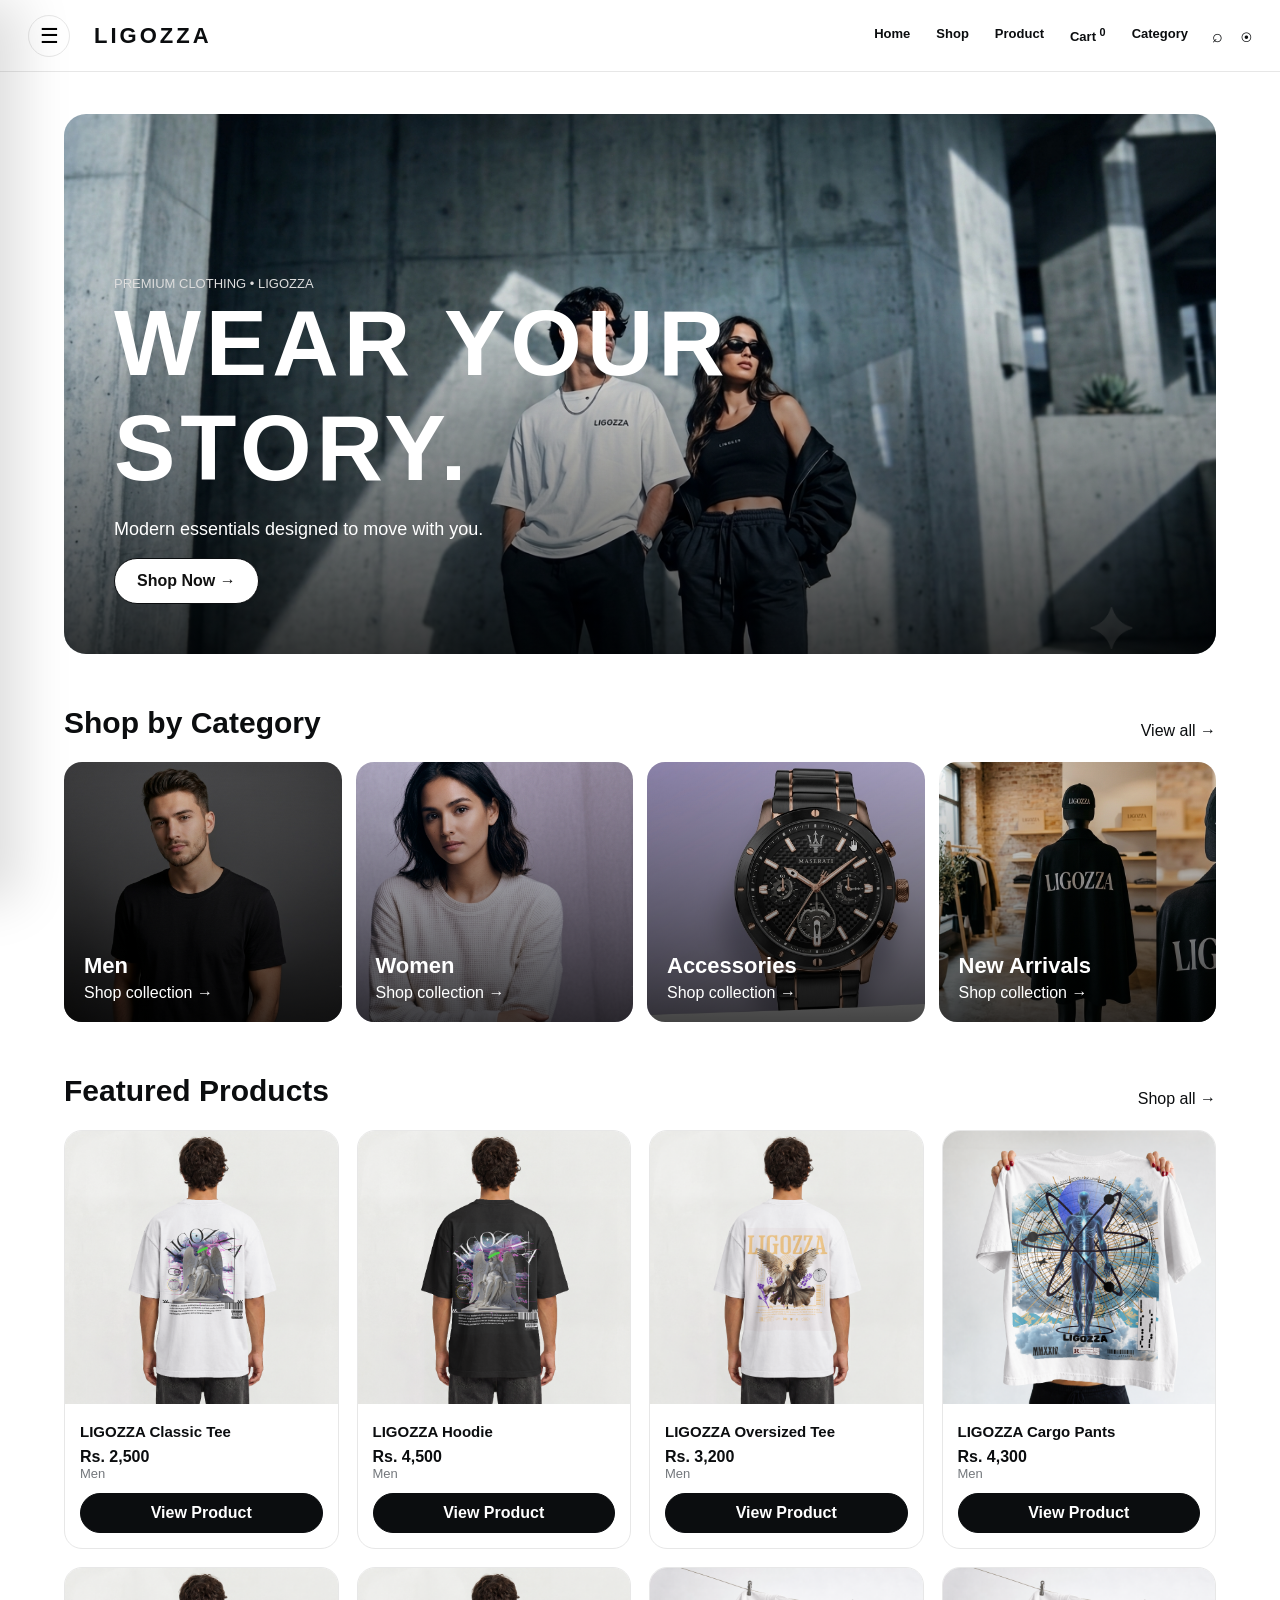
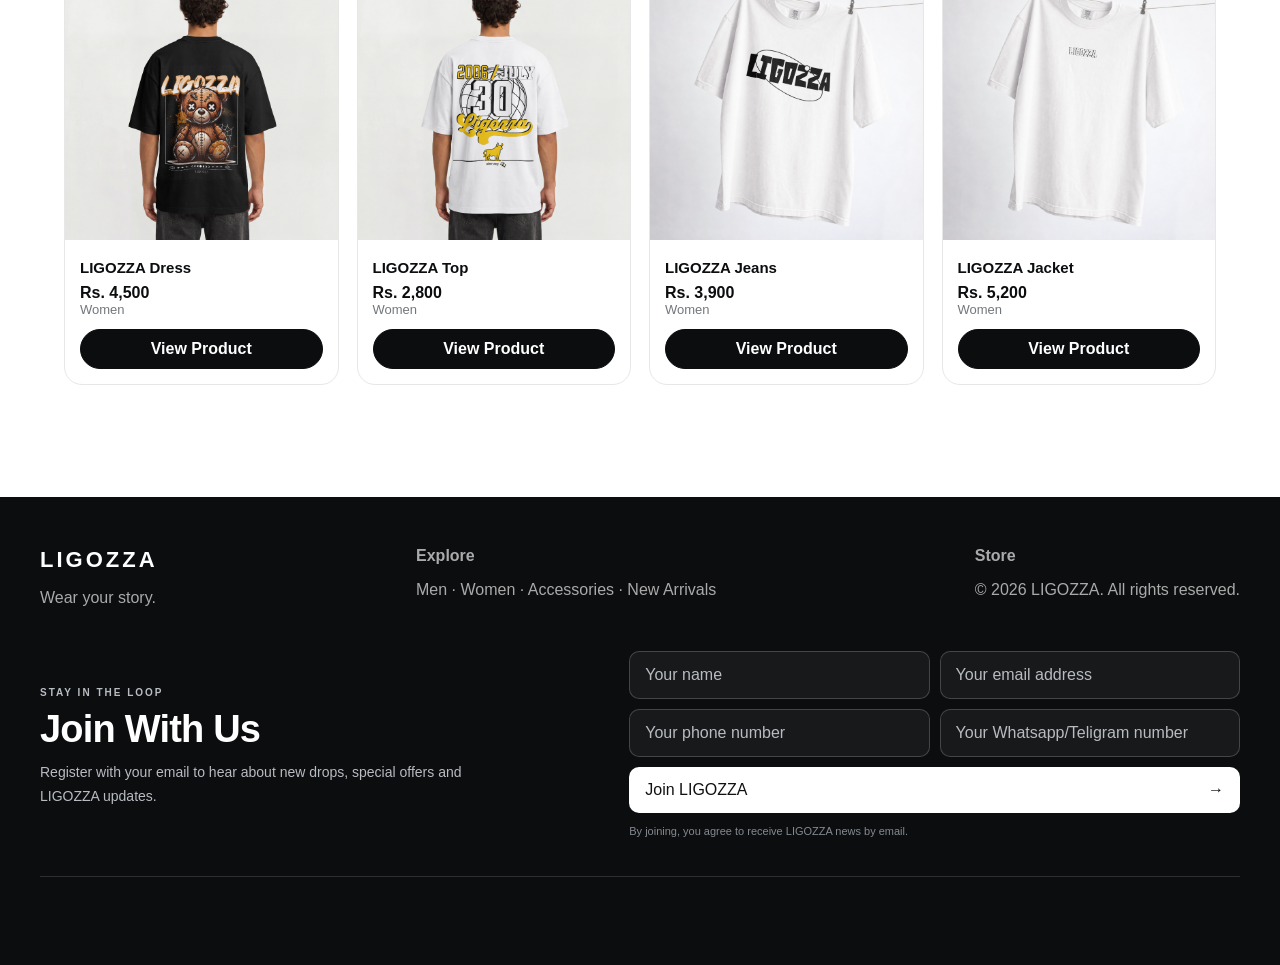
<file: index.html>
<!doctype html><html lang="en"><head><meta charset="utf-8"><meta name="viewport" content="width=device-width,initial-scale=1"><title>Home — LIGOZZA</title><link rel="stylesheet" href="style.css"></head><body>
<header class="topbar"><button class="hamb">☰</button><a class="brand" href="index.html">LIGOZZA</a><nav class="nav"><a href="index.html">Home</a><a href="shop.html">Shop</a><a href="product.html?id=1">Product</a><a href="cart.html">Cart <sup class="cart-count">0</sup></a><a href="category.html">Category</a></nav><div class="icons">⌕　◉</div></header>
<aside class="drawer"><button class="close">×</button><h2>LIGOZZA</h2><a href="index.html">Home</a><a href="shop.html">Shop</a><a href="product.html?id=1">Product</a><a href="cart.html">Cart</a><a href="category.html">Category</a><small>CATEGORIES</small><a href="men.html">Men</a><a href="women.html">Women</a><a href="accessories.html">Accessories</a><a href="new-arrivals.html">New Arrivals</a><small>LIGOZZA</small><a href="about.html">About Us</a></aside>
<main class="container"><section class="hero" style="background-image: url('assets/1790014323501.png')"><div><div class="muted" style="color:#ddd">PREMIUM CLOTHING • LIGOZZA</div><h1>WEAR YOUR<br>STORY.</h1><p>Modern essentials designed to move with you.</p><a class="btn light" href="shop.html">Shop Now →</a></div></section>
<div class="section-title"><h2>Shop by Category</h2><a href="category.html">View all →</a></div><section class="cat-grid"><a class="cat" style="background-image: url('assets/1790061535700.png')" href="men.html"><div><h3>Men</h3>Shop collection →</div></a><a class="cat" style="background-image: url('assets/1790061359625.png')" href="women.html"><div><h3>Women</h3>Shop collection →</div></a><a class="cat" style="background-image: url('assets/1790061619526.png')" href="accessories.html"><div><h3>Accessories</h3>Shop collection →</div></a><a class="cat" style="background-image: url('assets/1790061683546.png')" href="new-arrivals.html"><div><h3>New Arrivals</h3>Shop collection →</div></a></section>
<div class="section-title"><h2>Featured Products</h2><a href="shop.html">Shop all →</a></div><section class="grid" id="featured"></section></main><footer><div class="foot"><div><div class="brand">LIGOZZA</div><p>Wear your story.</p></div><div><b>Explore</b><p>Men · Women · Accessories · New Arrivals</p></div><div><b>Store</b><p>© 2026 LIGOZZA. All rights reserved.</p></div></div><div class="join-us">
    <div class="join-copy"><span class="join-kicker">STAY IN THE LOOP</span><h2>Join With Us</h2><p>Register with your email to hear about new drops, special offers and LIGOZZA updates.</p></div>
    <form class="join-form" action="https://formsubmit.co/hansindupulitha403@gmail.com" method="POST">
        <input type="hidden" name="_subject" value="New LIGOZZA Join With Us Registration">
        <input type="hidden" name="_template" value="table">
        <input type="text" name="_honey" style="display:none" tabindex="-1" autocomplete="off">
        <label class="sr-only" for="join-name">Your name</label><input id="join-name" type="text" name="name" placeholder="Your name" autocomplete="name" required>
        <label class="sr-only" for="join-email">Your email address</label><input id="join-email" type="email" name="email" placeholder="Your email address" autocomplete="email" required>
         <label class="sr-only" for="join-phone">Your phone number</label><input id="join-phone" type="tel" name="Phone Number" placeholder="Your phone number" autocomplete="tel" maxlength="25" required>
         <label class="sr-only" for="join-phone">Your Whatsapp number</label><input id="join-phone" type="tel" name="Whatsapp/Teligram Number" placeholder="Your Whatsapp/Teligram number" autocomplete="tel" maxlength="25" required>
        <button type="submit">Join LIGOZZA <span aria-hidden="true">→</span></button>
        <small>By joining, you agree to receive LIGOZZA news by email.</small>
    </form>
</footer><script src="script.js"></script></body></html>
</file>
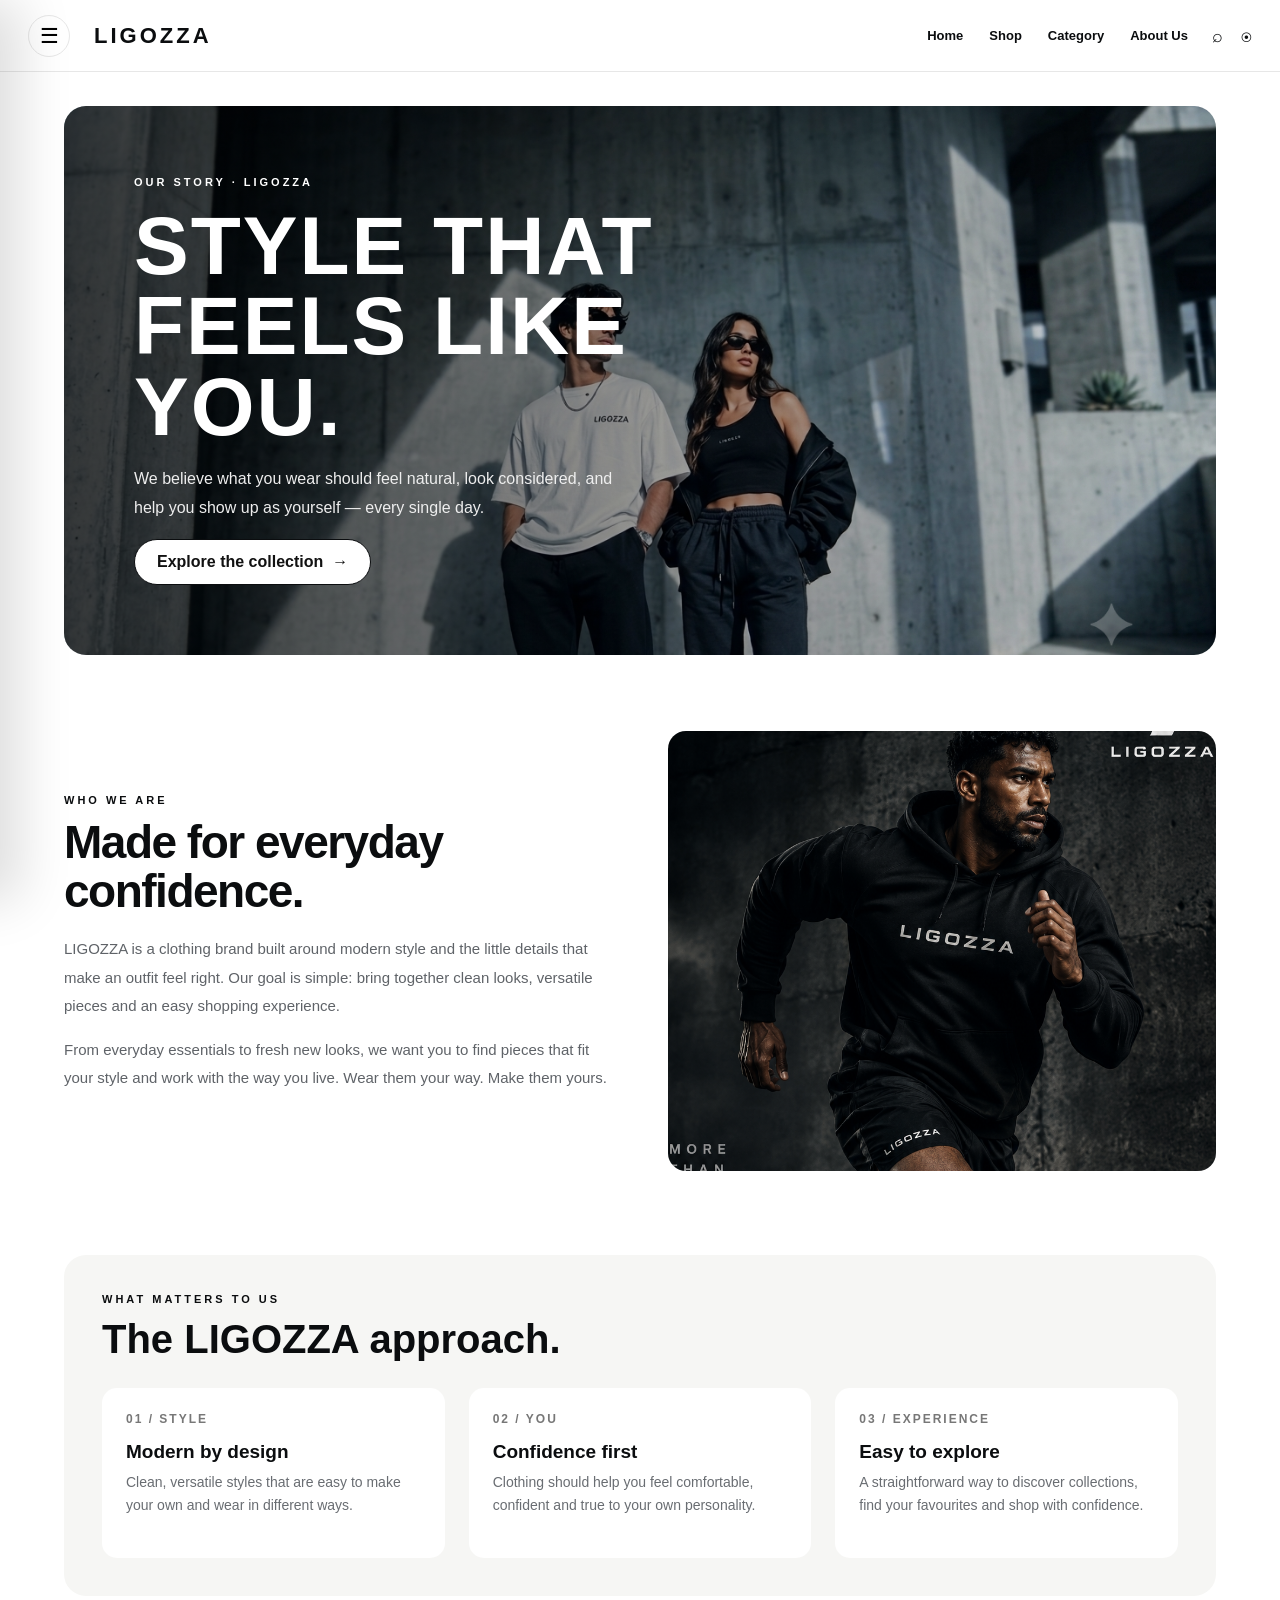
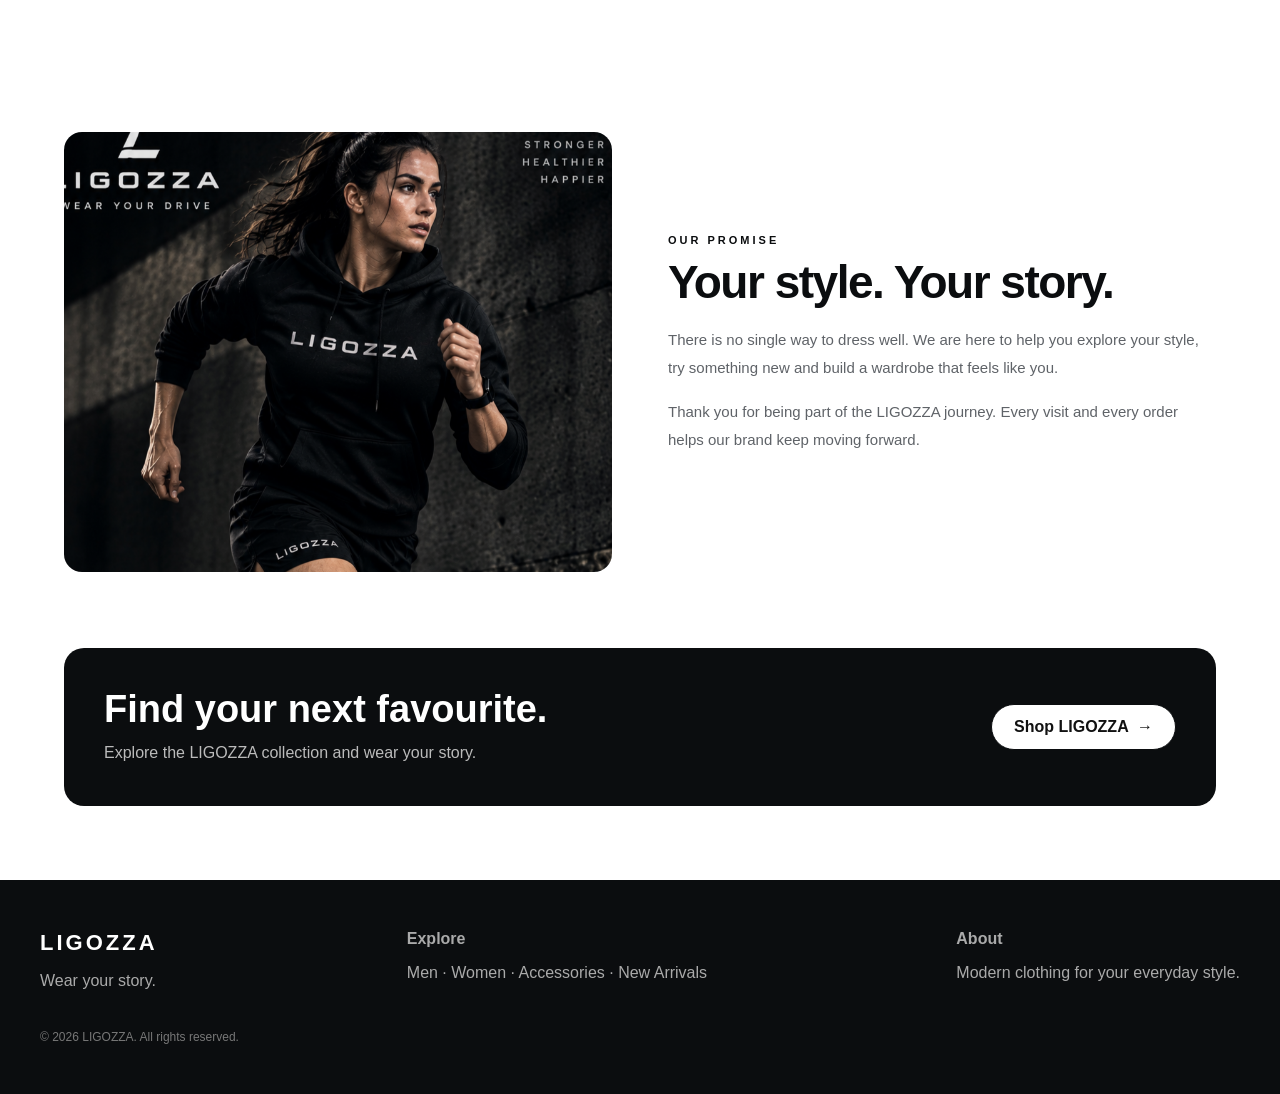
<file: about.html>
<!doctype html>
<html lang="en">
<head>
  <meta charset="utf-8">
  <meta name="viewport" content="width=device-width, initial-scale=1">
  <meta name="description" content="Learn about LIGOZZA — modern clothing, thoughtful design and everyday confidence.">
  <title>About Us — LIGOZZA</title>
  <link rel="stylesheet" href="style.css">
  <style>
    .about-wrap{max-width:1200px;margin:auto;padding:34px 24px 10px}
    .about-hero{min-height:440px;border-radius:22px;position:relative;overflow:hidden;display:flex;align-items:center;padding:clamp(28px,6vw,70px);color:#fff}
    .about-hero-image{position:absolute;inset:0;width:100%;height:100%;object-fit:cover;object-position:center;z-index:0}
    .about-hero::before{content:'';position:absolute;inset:0;background:linear-gradient(90deg,rgba(0,0,0,.72),rgba(0,0,0,.08));z-index:1}
    .about-hero-content{position:relative;z-index:2}
    .about-hero .eyebrow,.eyebrow{font-size:11px;letter-spacing:3px;font-weight:800}
    .about-hero h1{font-size:clamp(44px,7vw,82px);line-height:.98;letter-spacing:2px;margin:18px 0;max-width:700px}
    .about-hero p{max-width:480px;line-height:1.8;color:#eee;font-size:16px}
    .about-section{display:grid;grid-template-columns:1fr 1fr;gap:56px;align-items:center;padding:76px 0}
    .about-section h2{font-size:clamp(30px,4vw,46px);letter-spacing:-1.5px;line-height:1.08;margin:12px 0 18px}
    .about-section p{color:#5f6368;line-height:1.9;font-size:15px}
    .about-photo{width:100%;height:440px;object-fit:cover;border-radius:18px;background:#f2f2f0}
    .about-values{background:#f6f6f4;border-radius:22px;padding:38px;margin:8px 0 60px}
    .values-grid{display:grid;grid-template-columns:repeat(3,1fr);gap:24px;margin-top:26px}
    .value-card{background:#fff;border-radius:15px;padding:24px;min-height:170px}
    .value-card .num{font-size:12px;letter-spacing:2px;color:#777;font-weight:800}
    .value-card h3{margin:15px 0 8px;font-size:19px}
    .value-card p{font-size:14px;line-height:1.7;color:#696d72;margin:0}
    .about-cta{background:#0b0d0f;color:#fff;border-radius:20px;padding:40px;display:flex;justify-content:space-between;align-items:center;gap:25px;margin-bottom:10px}
    .about-cta h2{font-size:clamp(26px,4vw,38px);margin:0 0 8px}.about-cta p{color:#bbb;margin:0;line-height:1.7}
    .about-cta .btn{white-space:nowrap}
    .about-footer{margin-top:54px}
    @media(max-width:760px){.about-wrap{padding:20px 14px 0}.about-hero{min-height:400px;border-radius:15px}.about-section{grid-template-columns:1fr;gap:24px;padding:48px 0}.about-photo{height:330px}.values-grid{grid-template-columns:1fr}.about-values{padding:22px}.about-cta{align-items:flex-start;flex-direction:column;padding:28px}}
  </style>
</head>
<body>
<header class="topbar">
  <button class="hamb" aria-label="Open menu">☰</button>
  <a class="brand" href="index.html">LIGOZZA</a>
  <nav class="nav" aria-label="Main navigation"><a href="index.html">Home</a><a href="shop.html">Shop</a><a href="category.html">Category</a><a href="about.html" aria-current="page">About Us</a></nav>
  <div class="icons" aria-hidden="true">⌕　◉</div>
</header>
<aside class="drawer" aria-label="Quick menu"><button class="close" aria-label="Close menu">×</button><h2>LIGOZZA</h2><a href="index.html">Home</a><a href="shop.html">Shop</a><a href="category.html">Category</a><a href="about.html">About Us</a><small>CATEGORIES</small><a href="men.html">Men</a><a href="women.html">Women</a><a href="accessories.html">Accessories</a><a href="new-arrivals.html">New Arrivals</a></aside>
<main class="about-wrap">
  <section class="about-hero">
    <img class="about-hero-image" src="assets/1790014323501.png" alt="LIGOZZA fashion collection hero image">
    <div class="about-hero-content"><div class="eyebrow">OUR STORY · LIGOZZA</div><h1>STYLE THAT<br>FEELS LIKE YOU.</h1><p>We believe what you wear should feel natural, look considered, and help you show up as yourself — every single day.</p><a class="btn light" href="shop.html">Explore the collection&nbsp; →</a></div>
  </section>
  <section class="about-section">
    <div><div class="eyebrow">WHO WE ARE</div><h2>Made for everyday confidence.</h2><p>LIGOZZA is a clothing brand built around modern style and the little details that make an outfit feel right. Our goal is simple: bring together clean looks, versatile pieces and an easy shopping experience.</p><p>From everyday essentials to fresh new looks, we want you to find pieces that fit your style and work with the way you live. Wear them your way. Make them yours.</p></div>
    <img class="about-photo" src="assets/Ligozza Grit-Fueled Sprint.png" alt="Modern everyday clothing style">
  </section>
  <section class="about-values">
    <div class="eyebrow">WHAT MATTERS TO US</div><h2 style="font-size:clamp(28px,4vw,40px);margin:12px 0 0">The LIGOZZA approach.</h2>
    <div class="values-grid">
      <article class="value-card"><div class="num">01 / STYLE</div><h3>Modern by design</h3><p>Clean, versatile styles that are easy to make your own and wear in different ways.</p></article>
      <article class="value-card"><div class="num">02 / YOU</div><h3>Confidence first</h3><p>Clothing should help you feel comfortable, confident and true to your own personality.</p></article>
      <article class="value-card"><div class="num">03 / EXPERIENCE</div><h3>Easy to explore</h3><p>A straightforward way to discover collections, find your favourites and shop with confidence.</p></article>
    </div>
  </section>
  <section class="about-section">
    <img class="about-photo" src="assets/Ligozza_ Wear Your Drive.png" alt="Contemporary fashion collection">
    <div><div class="eyebrow">OUR PROMISE</div><h2>Your style. Your story.</h2><p>There is no single way to dress well. We are here to help you explore your style, try something new and build a wardrobe that feels like you.</p><p>Thank you for being part of the LIGOZZA journey. Every visit and every order helps our brand keep moving forward.</p></div>
  </section>
  <section class="about-cta"><div><h2>Find your next favourite.</h2><p>Explore the LIGOZZA collection and wear your story.</p></div><a class="btn light" href="shop.html">Shop LIGOZZA&nbsp; →</a></section>
</main>
<footer class="about-footer"><div class="foot"><div><div class="brand">LIGOZZA</div><p>Wear your story.</p></div><div><b>Explore</b><p>Men · Women · Accessories · New Arrivals</p></div><div><b>About</b><p>Modern clothing for your everyday style.</p></div></div><div style="max-width:1200px;margin:24px auto 0;font-size:12px;color:#777">© 2026 LIGOZZA. All rights reserved.</div></footer>
<script src="script.js"></script>
</body>
</html>
</file>
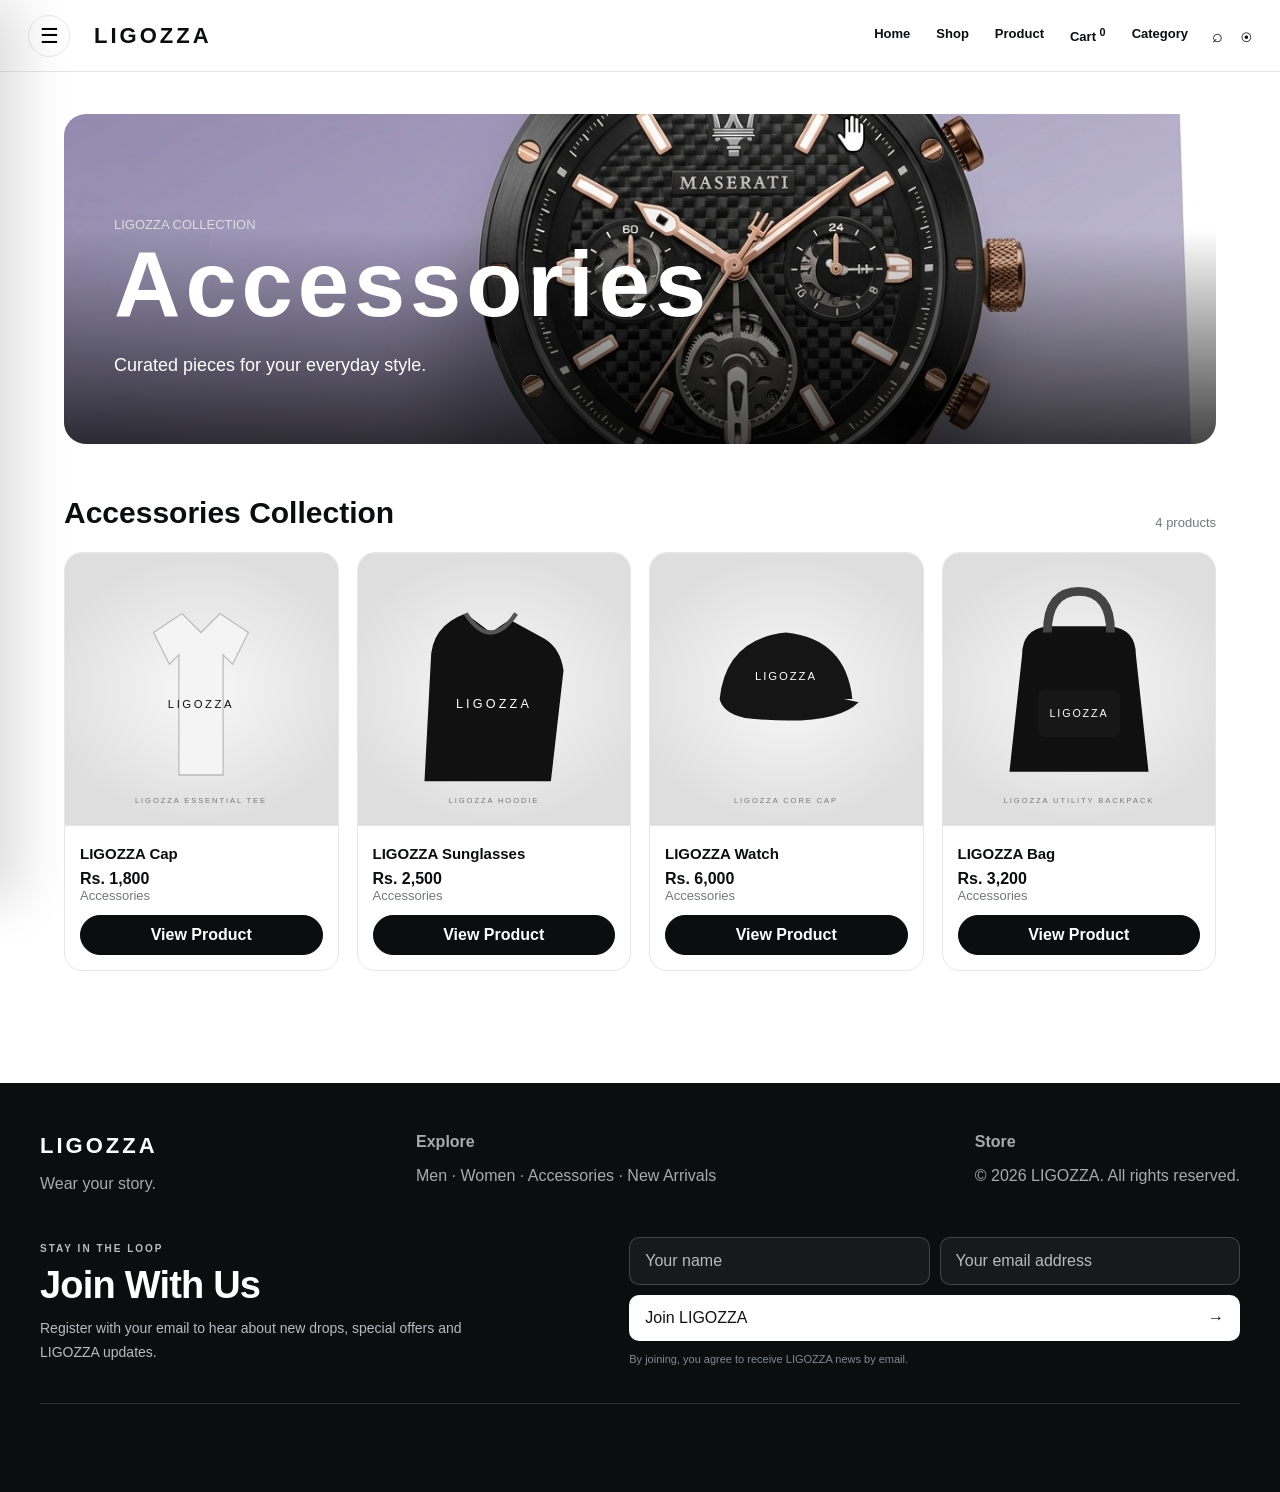
<file: accessories.html>
<!doctype html><html lang="en"><head><meta charset="utf-8"><meta name="viewport" content="width=device-width,initial-scale=1"><title>Accessories — LIGOZZA</title><link rel="stylesheet" href="style.css"></head><body data-category="Accessories">
<header class="topbar"><button class="hamb">☰</button><a class="brand" href="index.html">LIGOZZA</a><nav class="nav"><a href="index.html">Home</a><a href="shop.html">Shop</a><a href="product.html?id=1">Product</a><a href="cart.html">Cart <sup class="cart-count">0</sup></a><a href="category.html">Category</a></nav><div class="icons">⌕　◉</div></header>
<aside class="drawer"><button class="close">×</button><h2>LIGOZZA</h2><a href="index.html">Home</a><a href="shop.html">Shop</a><a href="product.html?id=1">Product</a><a href="cart.html">Cart</a><a href="category.html">Category</a><small>CATEGORIES</small><a href="men.html">Men</a><a href="women.html">Women</a><a href="accessories.html">Accessories</a><a href="new-arrivals.html">New Arrivals</a><small>LIGOZZA</small><a href="about.html">About Us</a></aside>
<main class="container"><div class="hero" style="min-height: 330px; background-image: url('assets/1790061619526.png')"><div><div class="muted" style="color:#ddd">LIGOZZA COLLECTION</div><h1>Accessories</h1><p>Curated pieces for your everyday style.</p></div></div><div class="section-title"><h2>Accessories Collection</h2><span class="muted">4 products</span></div><section class="grid" id="products"></section></main><footer><div class="foot"><div><div class="brand">LIGOZZA</div><p>Wear your story.</p></div><div><b>Explore</b><p>Men · Women · Accessories · New Arrivals</p></div><div><b>Store</b><p>© 2026 LIGOZZA. All rights reserved.</p></div></div><div class="join-us">
    <div class="join-copy"><span class="join-kicker">STAY IN THE LOOP</span><h2>Join With Us</h2><p>Register with your email to hear about new drops, special offers and LIGOZZA updates.</p></div>
    <form class="join-form" action="https://formsubmit.co/hansindupulitha403@gmail.com" method="POST">
        <input type="hidden" name="_subject" value="New LIGOZZA Join With Us Registration">
        <input type="hidden" name="_template" value="table">
        <input type="text" name="_honey" style="display:none" tabindex="-1" autocomplete="off">
        <label class="sr-only" for="join-name">Your name</label><input id="join-name" type="text" name="name" placeholder="Your name" autocomplete="name" required>
        <label class="sr-only" for="join-email">Your email address</label><input id="join-email" type="email" name="email" placeholder="Your email address" autocomplete="email" required>
        <button type="submit">Join LIGOZZA <span aria-hidden="true">→</span></button>
        <small>By joining, you agree to receive LIGOZZA news by email.</small>
    </form></footer><script src="script.js"></script></body></html>
</file>
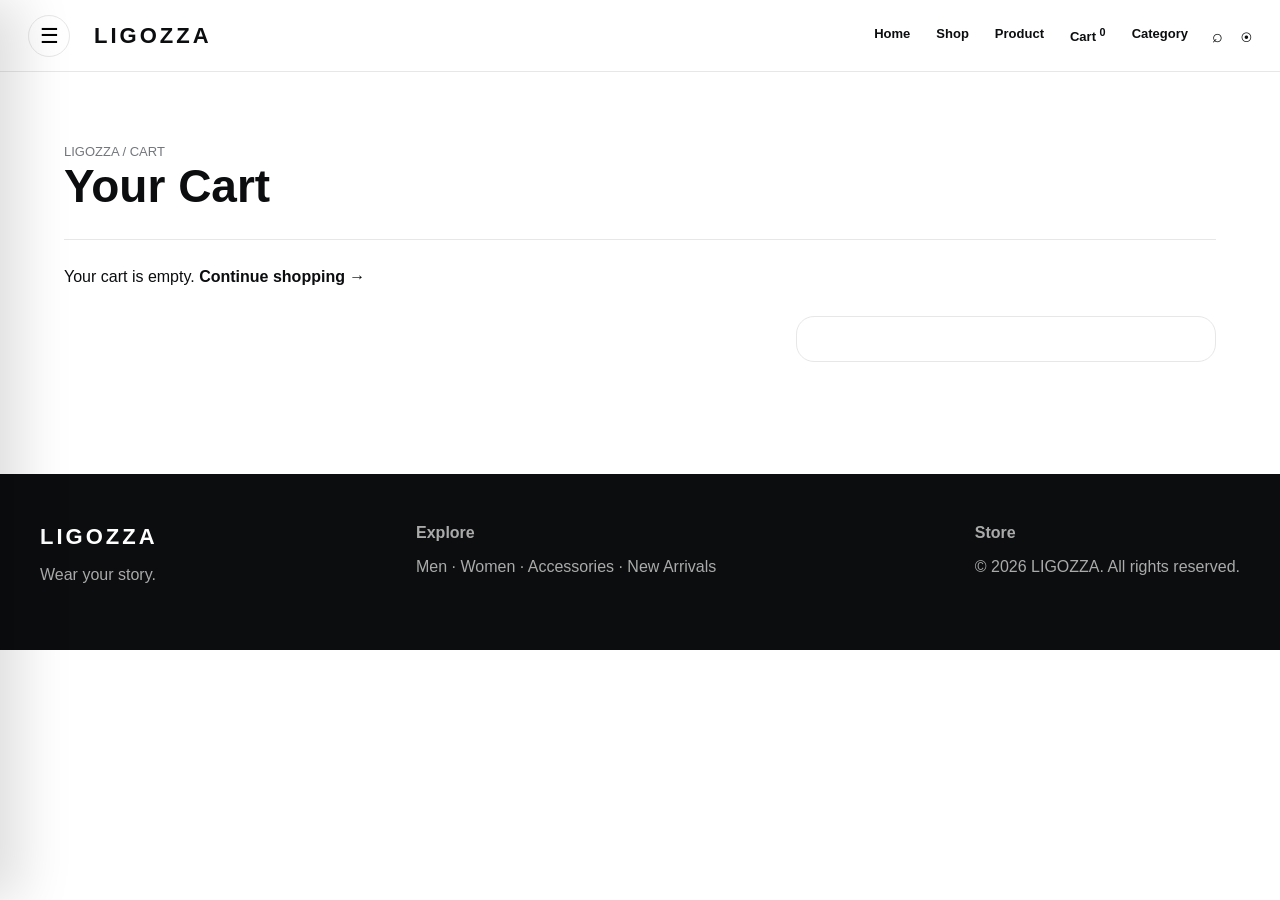
<file: cart.html>
<!doctype html><html lang="en"><head><meta charset="utf-8"><meta name="viewport" content="width=device-width,initial-scale=1"><title>Cart — LIGOZZA</title><link rel="stylesheet" href="style.css"></head><body>
<header class="topbar"><button class="hamb">☰</button><a class="brand" href="index.html">LIGOZZA</a><nav class="nav"><a href="index.html">Home</a><a href="shop.html">Shop</a><a href="product.html?id=1">Product</a><a href="cart.html">Cart <sup class="cart-count">0</sup></a><a href="category.html">Category</a></nav><div class="icons">⌕　◉</div></header>
<aside class="drawer"><button class="close">×</button><h2>LIGOZZA</h2><a href="index.html">Home</a><a href="shop.html">Shop</a><a href="product.html?id=1">Product</a><a href="cart.html">Cart</a><a href="category.html">Category</a><small>CATEGORIES</small><a href="men.html">Men</a><a href="women.html">Women</a><a href="accessories.html">Accessories</a><a href="new-arrivals.html">New Arrivals</a><small>LIGOZZA</small><a href="about.html">About Us</a></aside>
<main class="container"><div class="pagehead"><div class="muted">LIGOZZA / CART</div><h1>Your Cart</h1></div><div id="cart-list"></div><div class="summary" id="summary"></div></main><footer><div class="foot"><div><div class="brand">LIGOZZA</div><p>Wear your story.</p></div><div><b>Explore</b><p>Men · Women · Accessories · New Arrivals</p></div><div><b>Store</b><p>© 2026 LIGOZZA. All rights reserved.</p></div></div></footer><script src="script.js"></script></body></html>
</file>
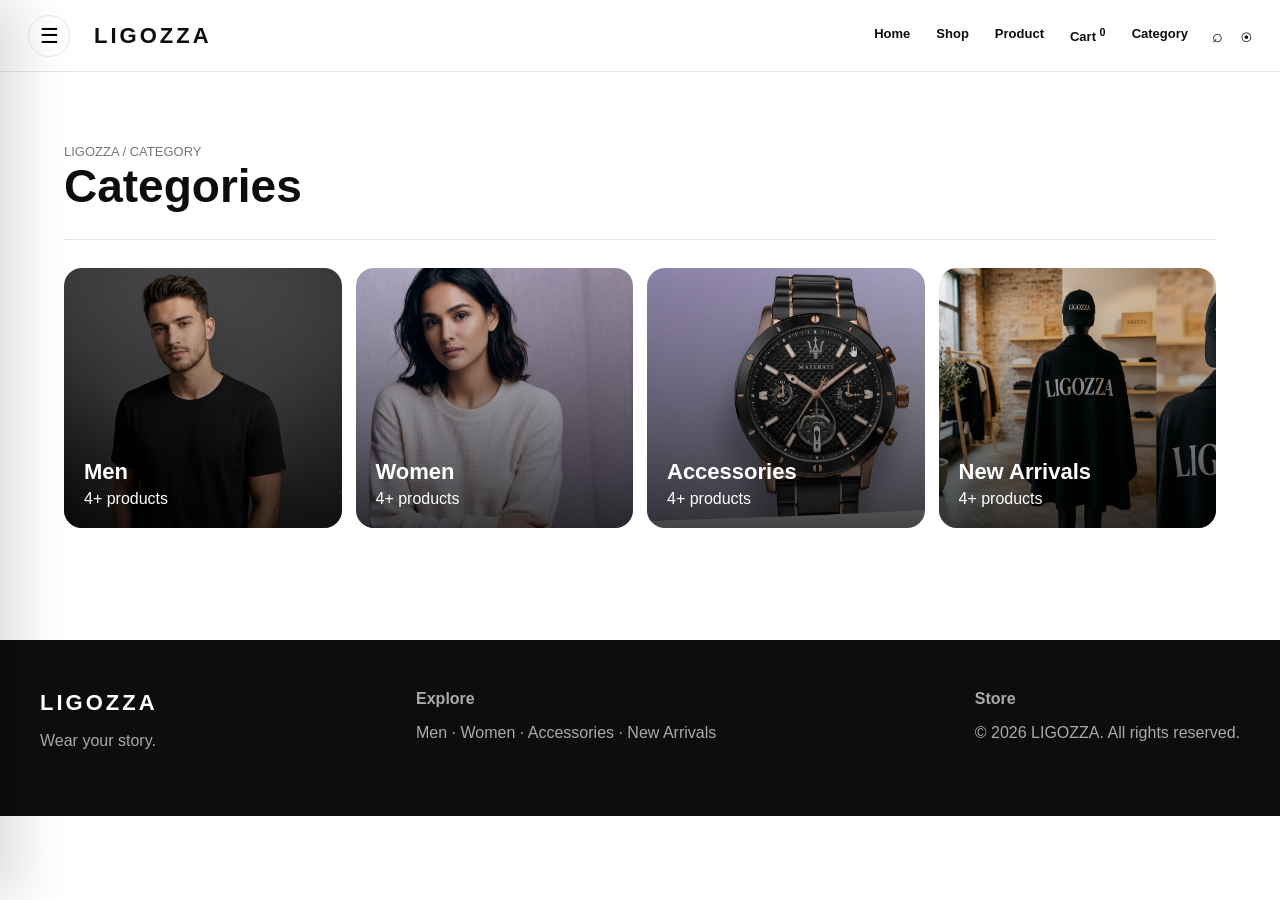
<file: category.html>
<!doctype html><html lang="en"><head><meta charset="utf-8"><meta name="viewport" content="width=device-width,initial-scale=1"><title>Category — LIGOZZA</title><link rel="stylesheet" href="style.css"></head><body>
<header class="topbar"><button class="hamb">☰</button><a class="brand" href="index.html">LIGOZZA</a><nav class="nav"><a href="index.html">Home</a><a href="shop.html">Shop</a><a href="product.html?id=1">Product</a><a href="cart.html">Cart <sup class="cart-count">0</sup></a><a href="category.html">Category</a></nav><div class="icons">⌕　◉</div></header>
<aside class="drawer"><button class="close">×</button><h2>LIGOZZA</h2><a href="index.html">Home</a><a href="shop.html">Shop</a><a href="product.html?id=1">Product</a><a href="cart.html">Cart</a><a href="category.html">Category</a><small>CATEGORIES</small><a href="men.html">Men</a><a href="women.html">Women</a><a href="accessories.html">Accessories</a><a href="new-arrivals.html">New Arrivals</a><small>LIGOZZA</small><a href="about.html">About Us</a></aside>
<main class="container"><div class="pagehead"><div class="muted">LIGOZZA / CATEGORY</div><h1>Categories</h1></div><section class="cat-grid"><a class="cat" style="background-image: url('assets/1790061535700.png')" href="men.html"><div><h3>Men</h3>4+ products</div></a><a class="cat" style="background-image: url('assets/1790061359625.png')" href="women.html"><div><h3>Women</h3>4+ products</div></a><a class="cat" style="background-image: url('assets/1790061619526.png')" href="accessories.html"><div><h3>Accessories</h3>4+ products</div></a><a class="cat" style="background-image: url('assets/1790061683546.png')" href="new-arrivals.html"><div><h3>New Arrivals</h3>4+ products</div></a></section></main><footer><div class="foot"><div><div class="brand">LIGOZZA</div><p>Wear your story.</p></div><div><b>Explore</b><p>Men · Women · Accessories · New Arrivals</p></div><div><b>Store</b><p>© 2026 LIGOZZA. All rights reserved.</p></div></div></footer><script src="script.js"></script></body></html>
</file>
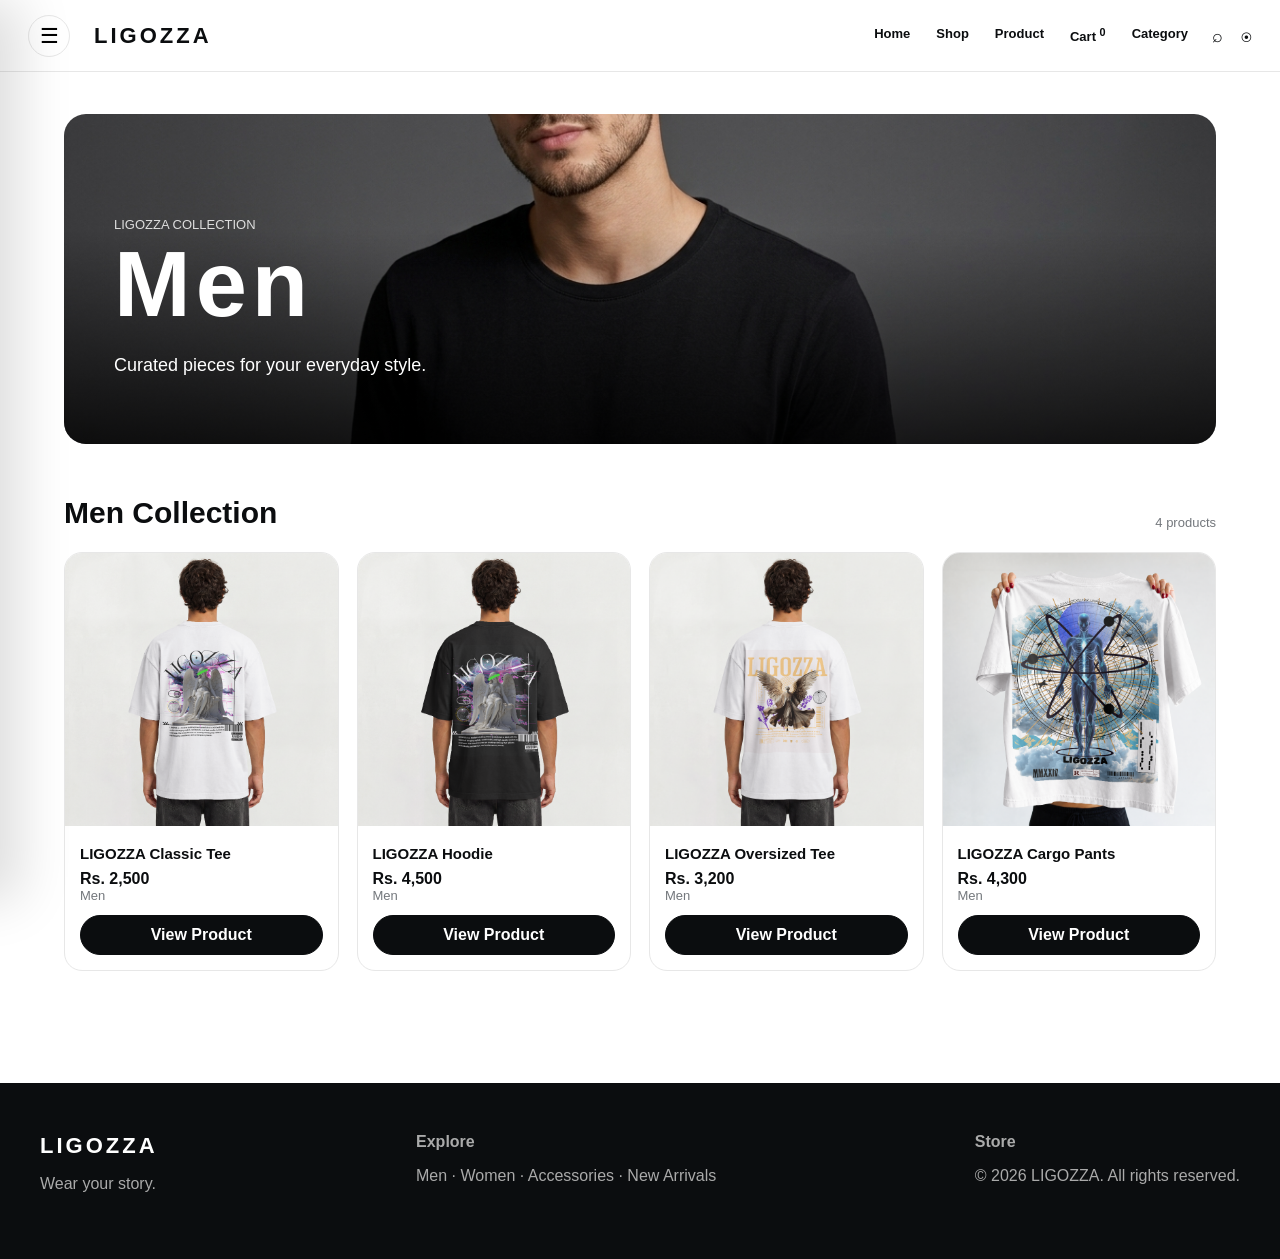
<file: men.html>
<!doctype html><html lang="en"><head><meta charset="utf-8"><meta name="viewport" content="width=device-width,initial-scale=1"><title>Men — LIGOZZA</title><link rel="stylesheet" href="style.css"></head><body data-category="Men">
<header class="topbar"><button class="hamb">☰</button><a class="brand" href="index.html">LIGOZZA</a><nav class="nav"><a href="index.html">Home</a><a href="shop.html">Shop</a><a href="product.html?id=1">Product</a><a href="cart.html">Cart <sup class="cart-count">0</sup></a><a href="category.html">Category</a></nav><div class="icons">⌕　◉</div></header>
<aside class="drawer"><button class="close">×</button><h2>LIGOZZA</h2><a href="index.html">Home</a><a href="shop.html">Shop</a><a href="product.html?id=1">Product</a><a href="cart.html">Cart</a><a href="category.html">Category</a><small>CATEGORIES</small><a href="men.html">Men</a><a href="women.html">Women</a><a href="accessories.html">Accessories</a><a href="new-arrivals.html">New Arrivals</a><small>LIGOZZA</small><a href="about.html">About Us</a></aside>
<main class="container"><div class="hero" style="min-height: 330px; background-image: url('assets/1790061535700.png') "><div><div class="muted" style="color:#ddd">LIGOZZA COLLECTION</div><h1>Men</h1><p>Curated pieces for your everyday style.</p></div></div><div class="section-title"><h2>Men Collection</h2><span class="muted">4 products</span></div><section class="grid" id="products"></section></main><footer><div class="foot"><div><div class="brand">LIGOZZA</div><p>Wear your story.</p></div><div><b>Explore</b><p>Men · Women · Accessories · New Arrivals</p></div><div><b>Store</b><p>© 2026 LIGOZZA. All rights reserved.</p></div></div></footer><script src="script.js"></script></body></html>
</file>
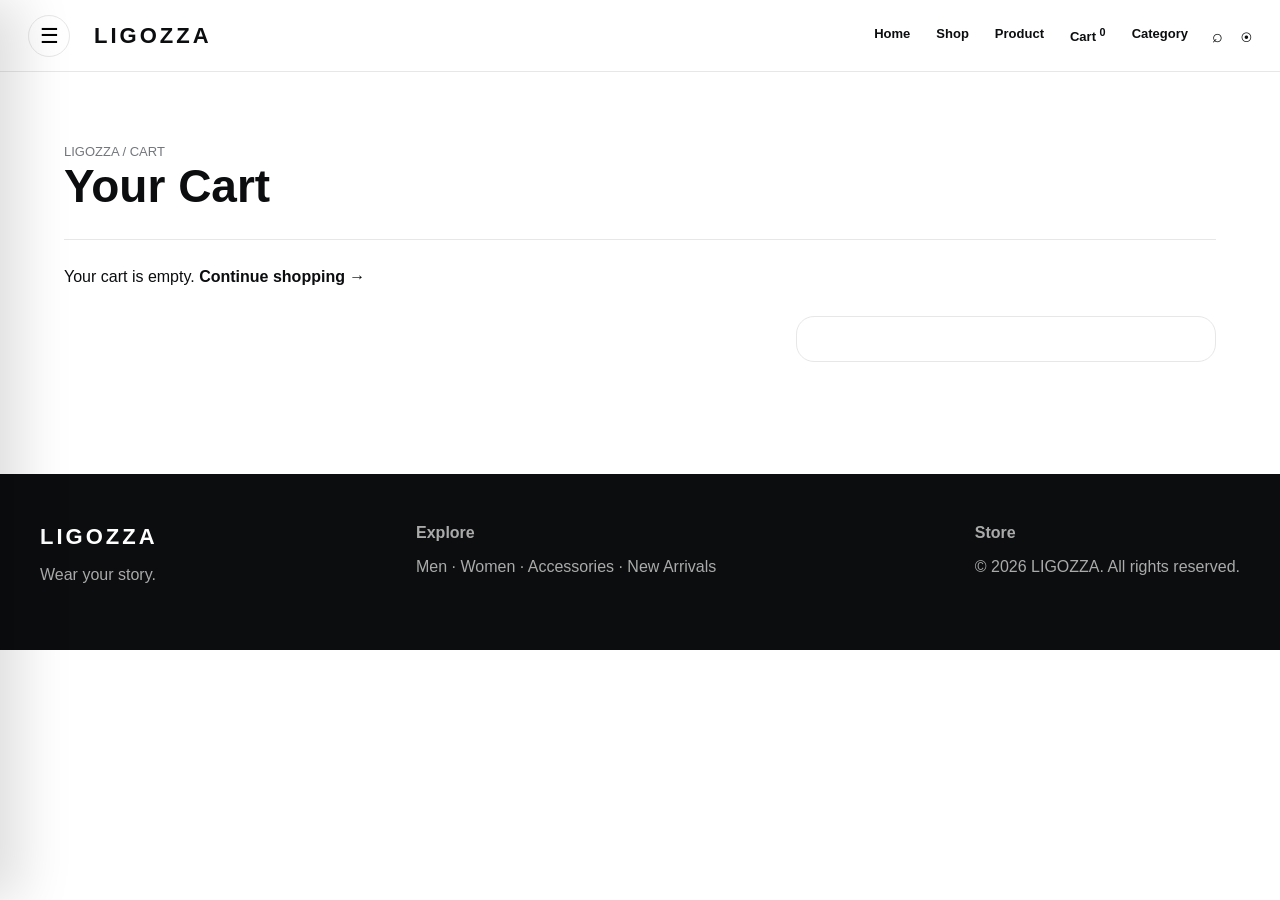
<file: New Text Document.html>
<!doctype html>
<html lang="en">
<head>
    <meta charset="utf-8">
    <meta name="viewport" content="width=device-width,initial-scale=1">
    <title>Cart — LIGOZZA</title>
    <link rel="stylesheet" href="style.css">
</head>
<body>
    <header class="topbar"><button class="hamb">☰</button><a class="brand" href="index.html">LIGOZZA</a><nav class="nav"><a href="index.html">Home</a><a href="shop.html">Shop</a><a href="product.html?id=1">Product</a><a href="cart.html">Cart <sup class="cart-count">0</sup></a><a href="category.html">Category</a></nav><div class="icons">⌕　◉</div></header>
    <aside class="drawer"><button class="close">×</button><h2>LIGOZZA</h2><a href="index.html">Home</a><a href="shop.html">Shop</a><a href="product.html?id=1">Product</a><a href="cart.html">Cart</a><a href="category.html">Category</a><small>CATEGORIES</small><a href="men.html">Men</a><a href="women.html">Women</a><a href="accessories.html">Accessories</a><a href="new-arrivals.html">New Arrivals</a><small>MANAGE</small><a href="admin.html">Edit Products</a></aside>
    <main class="container"><div class="pagehead"><div class="muted">LIGOZZA / CART</div><h1>Your Cart</h1></div><div id="cart-list"></div><div class="summary" id="summary"></div></main><footer><div class="foot"><div><div class="brand">LIGOZZA</div><p>Wear your story.</p></div><div><b>Explore</b><p>Men · Women · Accessories · New Arrivals</p></div><div><b>Store</b><p>© 2026 LIGOZZA. All rights reserved.</p></div></div></footer>
    <script src="script.js"></script>
</body>
</html>
</file>
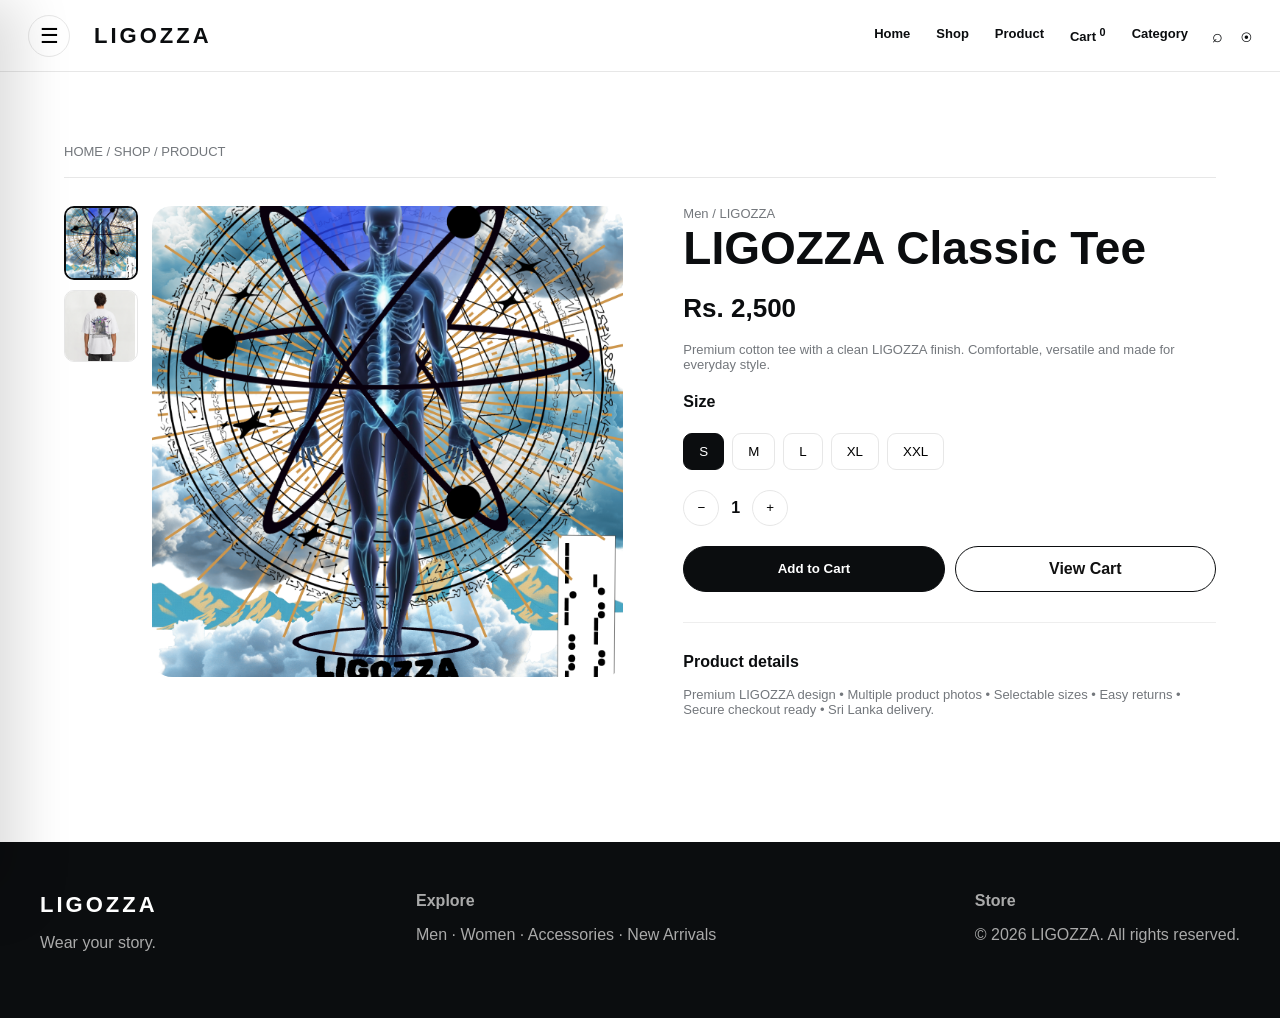
<file: product.html>
<!doctype html><html lang="en"><head><meta charset="utf-8"><meta name="viewport" content="width=device-width,initial-scale=1"><title>Product — LIGOZZA</title><link rel="stylesheet" href="style.css"></head><body>
<header class="topbar"><button class="hamb">☰</button><a class="brand" href="index.html">LIGOZZA</a><nav class="nav"><a href="index.html">Home</a><a href="shop.html">Shop</a><a href="product.html?id=1">Product</a><a href="cart.html">Cart <sup class="cart-count">0</sup></a><a href="category.html">Category</a></nav><div class="icons">⌕　◉</div></header>
<aside class="drawer"><button class="close">×</button><h2>LIGOZZA</h2><a href="index.html">Home</a><a href="shop.html">Shop</a><a href="product.html?id=1">Product</a><a href="cart.html">Cart</a><a href="category.html">Category</a><small>CATEGORIES</small><a href="men.html">Men</a><a href="women.html">Women</a><a href="accessories.html">Accessories</a><a href="new-arrivals.html">New Arrivals</a><small>LIGOZZA</small><a href="about.html">About Us</a></aside>
<main class="container"><div class="pagehead"><div class="muted">HOME / SHOP / PRODUCT</div></div><section class="product" id="product"></section></main><footer><div class="foot"><div><div class="brand">LIGOZZA</div><p>Wear your story.</p></div><div><b>Explore</b><p>Men · Women · Accessories · New Arrivals</p></div><div><b>Store</b><p>© 2026 LIGOZZA. All rights reserved.</p></div></div></footer><script src="script.js"></script></body></html>
</file>
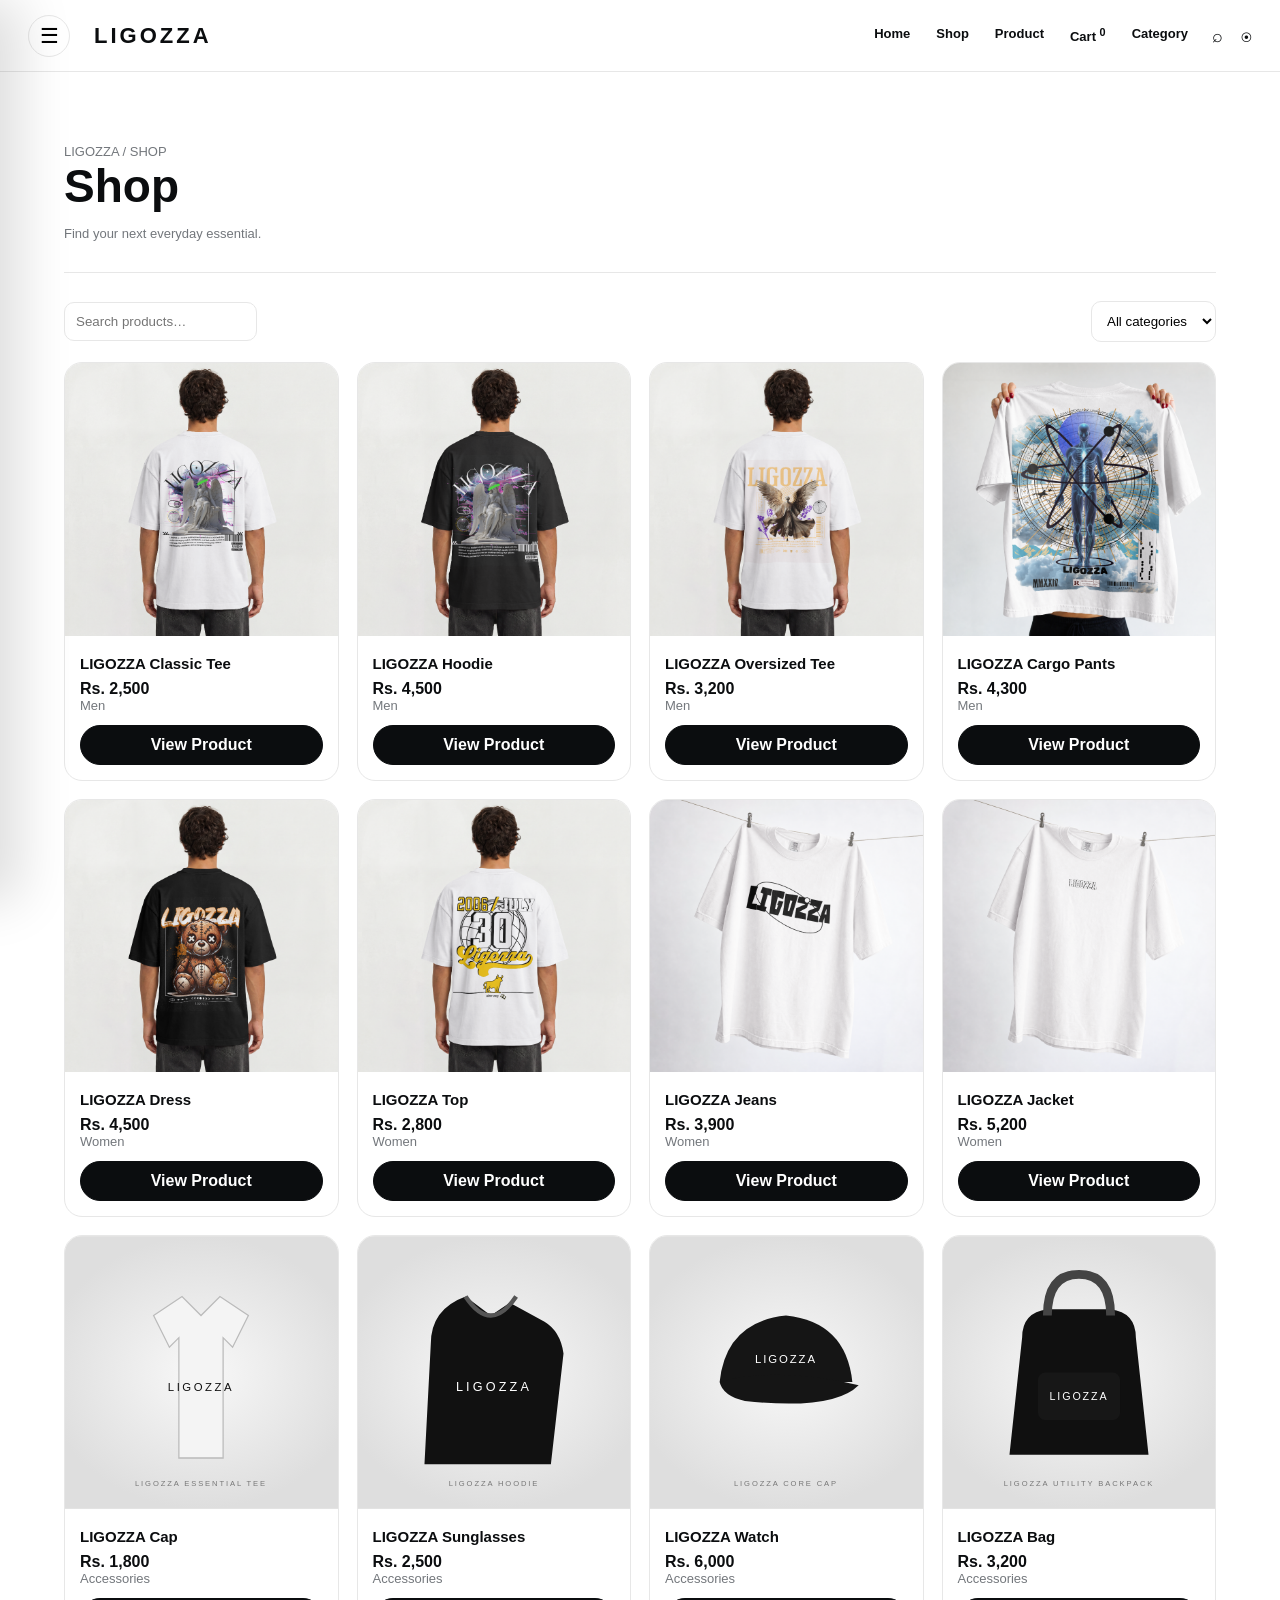
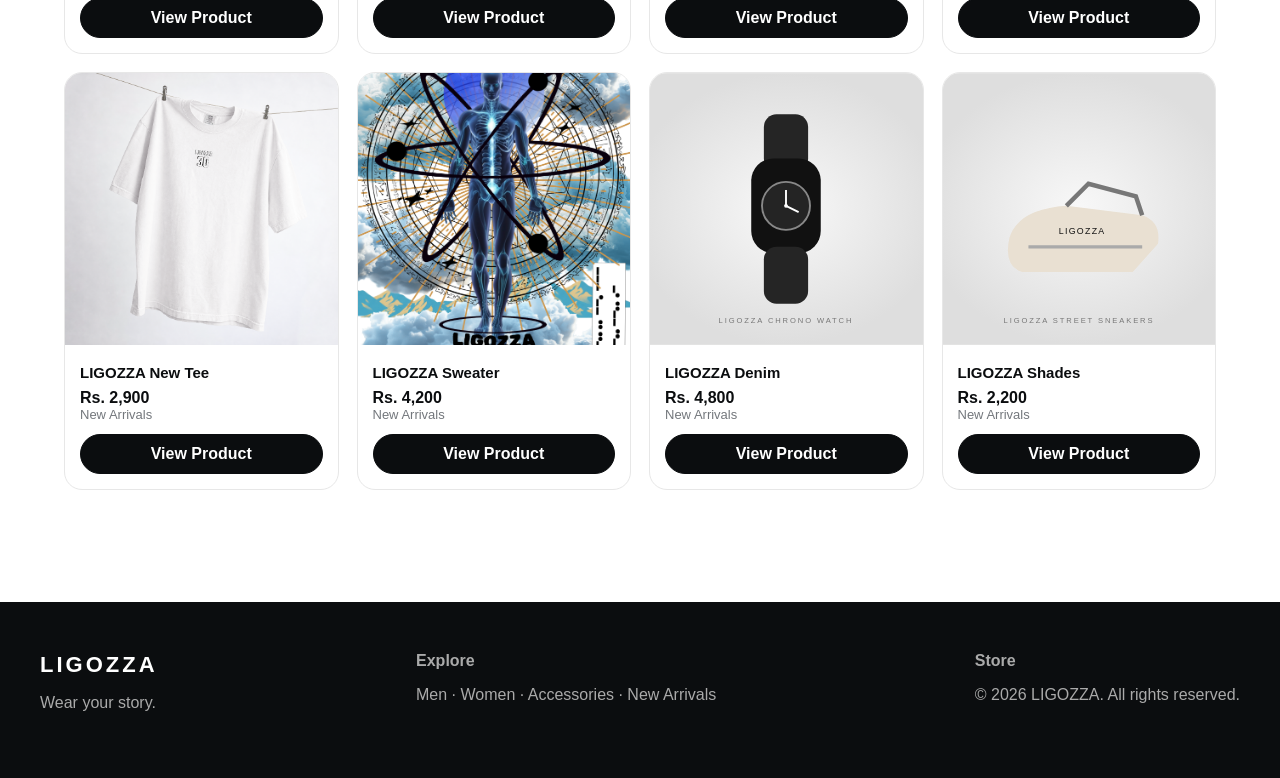
<file: shop.html>
<!doctype html><html lang="en"><head><meta charset="utf-8"><meta name="viewport" content="width=device-width,initial-scale=1"><title>Shop — LIGOZZA</title><link rel="stylesheet" href="style.css"></head><body>
<header class="topbar"><button class="hamb">☰</button><a class="brand" href="index.html">LIGOZZA</a><nav class="nav"><a href="index.html">Home</a><a href="shop.html">Shop</a><a href="product.html?id=1">Product</a><a href="cart.html">Cart <sup class="cart-count">0</sup></a><a href="category.html">Category</a></nav><div class="icons">⌕　◉</div></header>
<aside class="drawer"><button class="close">×</button><h2>LIGOZZA</h2><a href="index.html">Home</a><a href="shop.html">Shop</a><a href="product.html?id=1">Product</a><a href="cart.html">Cart</a><a href="category.html">Category</a><small>CATEGORIES</small><a href="men.html">Men</a><a href="women.html">Women</a><a href="accessories.html">Accessories</a><a href="new-arrivals.html">New Arrivals</a><small>LIGOZZA</small><a href="about.html">About Us</a></aside>
<main class="container"><div class="pagehead"><div class="muted">LIGOZZA / SHOP</div><h1>Shop</h1><p class="muted">Find your next everyday essential.</p></div><div class="toolbar"><input id="q" placeholder="Search products…"><select id="cat"><option value="">All categories</option><option>Men</option><option>Women</option><option>Accessories</option><option>New Arrivals</option></select></div><section class="grid" id="products"></section></main><footer><div class="foot"><div><div class="brand">LIGOZZA</div><p>Wear your story.</p></div><div><b>Explore</b><p>Men · Women · Accessories · New Arrivals</p></div><div><b>Store</b><p>© 2026 LIGOZZA. All rights reserved.</p></div></div></footer><script src="script.js"></script></body></html>
</file>
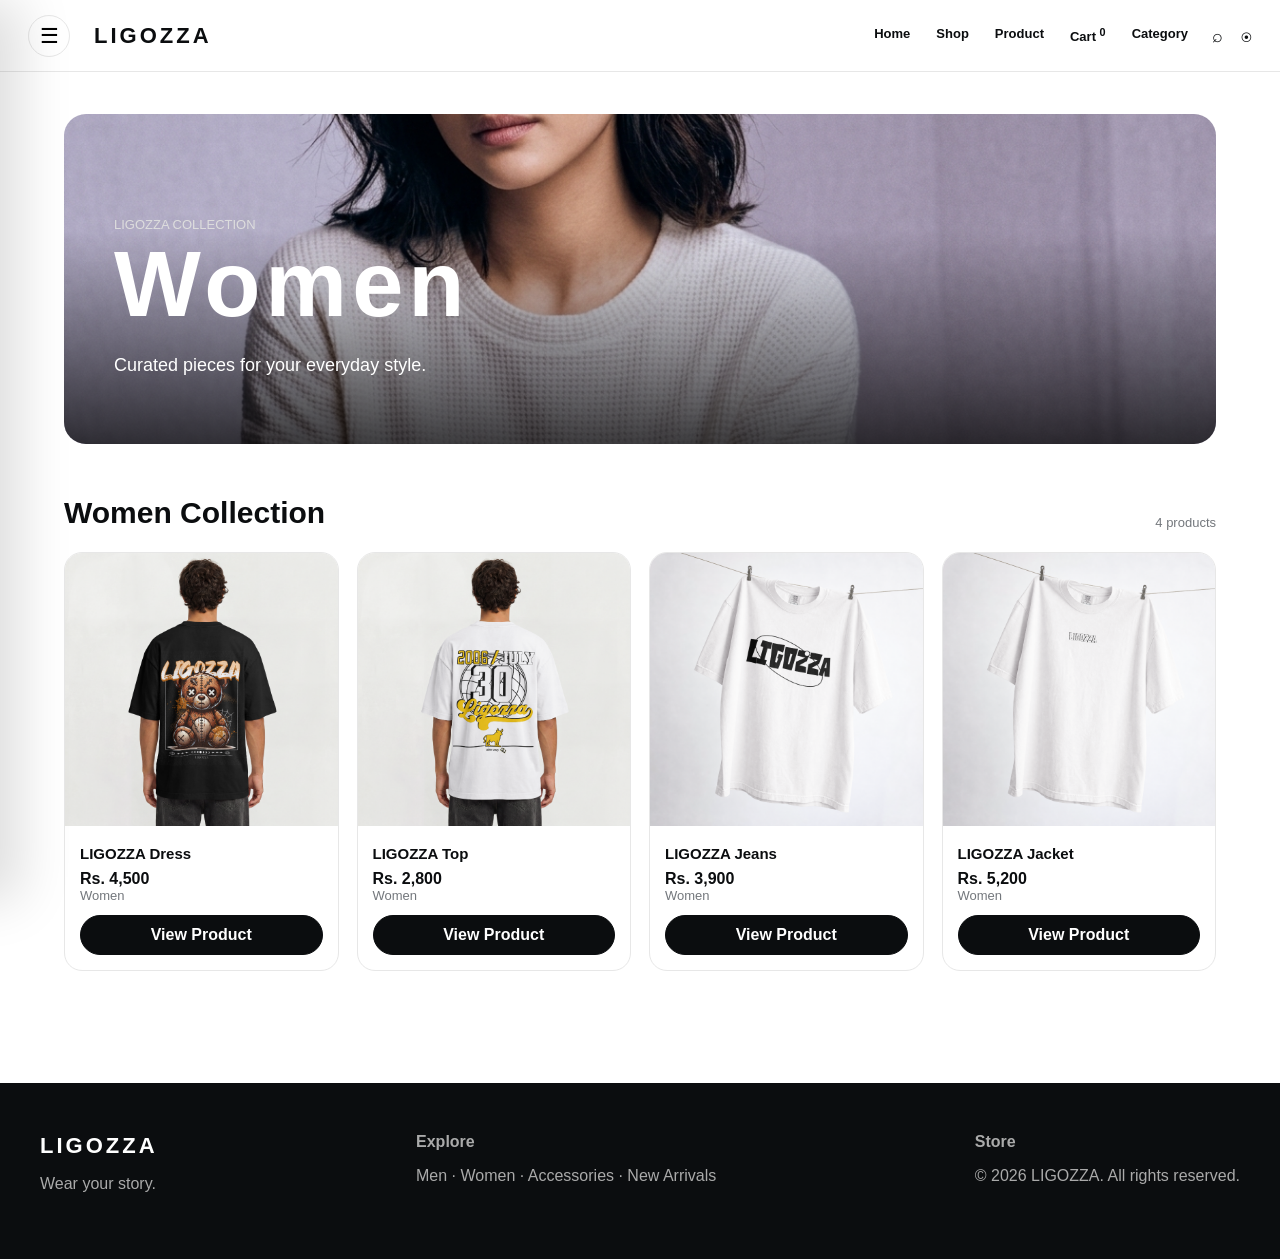
<file: women.html>
<!doctype html><html lang="en"><head><meta charset="utf-8"><meta name="viewport" content="width=device-width,initial-scale=1"><title>Women — LIGOZZA</title><link rel="stylesheet" href="style.css"></head><body data-category="Women">
<header class="topbar"><button class="hamb">☰</button><a class="brand" href="index.html">LIGOZZA</a><nav class="nav"><a href="index.html">Home</a><a href="shop.html">Shop</a><a href="product.html?id=1">Product</a><a href="cart.html">Cart <sup class="cart-count">0</sup></a><a href="category.html">Category</a></nav><div class="icons">⌕　◉</div></header>
<aside class="drawer"><button class="close">×</button><h2>LIGOZZA</h2><a href="index.html">Home</a><a href="shop.html">Shop</a><a href="product.html?id=1">Product</a><a href="cart.html">Cart</a><a href="category.html">Category</a><small>CATEGORIES</small><a href="men.html">Men</a><a href="women.html">Women</a><a href="accessories.html">Accessories</a><a href="new-arrivals.html">New Arrivals</a><small>LIGOZZA</small><a href="about.html">About Us</a></aside>
<main class="container"><div class="hero" style="min-height: 330px; background-image: url('assets/1790061359625.png') "><div><div class="muted" style="color:#ddd">LIGOZZA COLLECTION</div><h1>Women</h1><p>Curated pieces for your everyday style.</p></div></div><div class="section-title"><h2>Women Collection</h2><span class="muted">4 products</span></div><section class="grid" id="products"></section></main><footer><div class="foot"><div><div class="brand">LIGOZZA</div><p>Wear your story.</p></div><div><b>Explore</b><p>Men · Women · Accessories · New Arrivals</p></div><div><b>Store</b><p>© 2026 LIGOZZA. All rights reserved.</p></div></div></footer><script src="script.js"></script></body></html>
</file>
<file: style.css>
:root{--ink:#0b0d0f;--muted:#73777c;--line:#e7e7e7;--paper:#fff;--soft:#f6f6f4}
*{box-sizing:border-box}html{scroll-behavior:smooth}body{margin:0;font-family:Inter,Arial,sans-serif;color:var(--ink);background:#fff}a{text-decoration:none;color:inherit}
.topbar{height:72px;border-bottom:1px solid var(--line);display:flex;align-items:center;gap:24px;padding:0 28px;position:sticky;top:0;background:#fff;z-index:20}.brand{font-weight:900;letter-spacing:3px;font-size:22px;margin-right:auto}.nav{display:flex;gap:26px;font-size:13px;font-weight:700}.nav a:hover{opacity:.55}.icons{display:flex;gap:14px;font-size:18px}.hamb{width:42px;height:42px;border:1px solid var(--line);border-radius:50%;background:#fff;font-size:21px;cursor:pointer}
.drawer{position:fixed;left:0;top:0;bottom:0;width:290px;background:#0b0d0f;color:#fff;z-index:50;padding:28px;transform:translateX(-100%);transition:.3s;box-shadow:20px 0 50px #0002}.drawer.open{transform:none}.drawer h2{letter-spacing:4px;margin:8px 0 40px}.drawer .close{float:right;background:none;border:0;color:#fff;font-size:24px}.drawer a{display:block;padding:14px 0;border-bottom:1px solid #ffffff18;color:#ddd}.drawer small{display:block;color:#777;margin:28px 0 8px}
.container{max-width:1200px;margin:auto;padding:42px 24px}.hero{min-height:540px;background-size:cover;background-position:center;border-radius:22px;display:flex;align-items:flex-end;padding:50px;color:#fff;position:relative;overflow:hidden}.hero:after{content:"";position:absolute;inset:0;background:linear-gradient(0deg,#000b,transparent 65%)}.hero>*{position:relative;z-index:1}.hero h1{font-size:clamp(48px,8vw,92px);margin:0;letter-spacing:5px}.hero p{font-size:18px;max-width:480px}.btn{display:inline-flex;align-items:center;justify-content:center;border:1px solid var(--ink);background:var(--ink);color:#fff;padding:13px 22px;border-radius:999px;font-weight:700;cursor:pointer}.btn.light{background:#fff;color:#111}.section-title{display:flex;justify-content:space-between;align-items:end;margin:52px 0 22px}.section-title h2{margin:0;font-size:30px}.grid{display:grid;grid-template-columns:repeat(4,1fr);gap:18px}.card{border:1px solid var(--line);border-radius:18px;overflow:hidden;background:#fff}.card img{width:100%;aspect-ratio:1/1;object-fit:cover;background:#f2f2f0}.card .pad{padding:15px}.card h3{font-size:15px;margin:0 0 8px}.price{font-weight:800}.muted{color:var(--muted);font-size:13px}.card .btn{width:100%;margin-top:12px;padding:10px}.cat-grid{display:grid;grid-template-columns:repeat(4,1fr);gap:14px}.cat{height:260px;border-radius:18px;overflow:hidden;position:relative;background-size:cover;background-position:center}.cat:after{content:"";position:absolute;inset:0;background:linear-gradient(0deg,#000b,transparent)}.cat div{position:absolute;bottom:20px;left:20px;color:#fff;z-index:1}.cat h3{margin:0 0 5px;font-size:22px}
.pagehead{padding:30px 0 18px;border-bottom:1px solid var(--line);margin-bottom:28px}.pagehead h1{font-size:46px;margin:0 0 8px}.toolbar{display:flex;gap:12px;align-items:center;margin-bottom:20px}.toolbar select,.toolbar input{padding:11px;border:1px solid var(--line);border-radius:10px;background:#fff}.toolbar select{margin-left:auto}
.product{display:grid;grid-template-columns:1.05fr 1fr;gap:60px}.product-main{width:100%;aspect-ratio:1/1;object-fit:cover;border-radius:20px;background:#f2f2f0}.product h1{font-size:46px;margin:0 0 12px}.product .bigprice{font-size:26px;font-weight:900;margin:18px 0}.qty{display:flex;align-items:center;gap:12px;margin:20px 0}.qty button{width:36px;height:36px;border:1px solid var(--line);background:#fff;border-radius:50%}.chips{display:flex;gap:8px;flex-wrap:wrap}.chip{border:1px solid var(--line);padding:10px 15px;border-radius:9px}.actions{display:flex;gap:10px}.actions .btn{flex:1}
.cartrow{display:grid;grid-template-columns:90px 1fr auto auto;gap:20px;align-items:center;padding:18px 0;border-bottom:1px solid var(--line)}.cartrow img{width:90px;height:90px;object-fit:cover;border-radius:12px}.summary{max-width:420px;margin:30px 0 0 auto;border:1px solid var(--line);border-radius:18px;padding:22px}.summary div{display:flex;justify-content:space-between;padding:7px 0}.summary .total{font-size:20px;font-weight:900;border-top:1px solid var(--line);margin-top:10px;padding-top:15px}
.admin{display:grid;grid-template-columns:230px 1fr;gap:24px}.side{background:#0b0d0f;color:#fff;border-radius:18px;padding:22px;height:max-content}.side a{display:block;padding:11px 0;color:#ccc}.form{border:1px solid var(--line);border-radius:18px;padding:24px}.form-grid{display:grid;grid-template-columns:1fr 1fr;gap:16px}.field label{display:block;font-size:12px;font-weight:800;margin-bottom:7px}.field input,.field select,.field textarea{width:100%;padding:12px;border:1px solid var(--line);border-radius:10px}.field textarea{min-height:100px}.full{grid-column:1/-1}.upload{border:2px dashed var(--line);padding:22px;text-align:center;border-radius:12px}.adminlist{margin-top:25px}.adminitem{display:grid;grid-template-columns:70px 1fr auto auto;gap:14px;align-items:center;padding:10px 0;border-bottom:1px solid var(--line)}.adminitem img{width:70px;height:70px;object-fit:cover;border-radius:10px}
footer{margin-top:70px;padding:50px 24px;background:#0b0d0f;color:#aaa}footer .brand{color:#fff}.foot{max-width:1200px;margin:auto;display:flex;justify-content:space-between;gap:30px}
@media(max-width:850px){.nav{display:none}.grid{grid-template-columns:repeat(2,1fr)}.cat-grid{grid-template-columns:repeat(2,1fr)}.product{grid-template-columns:1fr;gap:25px}.product h1{font-size:36px}.admin{grid-template-columns:1fr}.form-grid{grid-template-columns:1fr}.full{grid-column:auto}.cartrow{grid-template-columns:65px 1fr auto}.cartrow img{width:65px;height:65px}.cartrow .lineprice{display:none}.hero{min-height:460px;padding:30px}.hero h1{font-size:54px}}
@media(max-width:520px){.topbar{padding:0 14px}.container{padding:28px 14px}.grid{gap:10px}.cat-grid{gap:10px}.cat{height:190px}.section-title h2{font-size:24px}.hero{border-radius:14px}.card{border-radius:12px}.pagehead h1{font-size:36px}}
.product-gallery{display:grid;grid-template-columns:74px 1fr;gap:14px;align-items:start}.thumbs{display:flex;flex-direction:column;gap:10px;max-height:620px;overflow:auto}.thumb{padding:0;border:1px solid var(--line);background:#fff;border-radius:10px;overflow:hidden;cursor:pointer}.thumb.active{border:2px solid var(--ink)}.thumb img{display:block;width:70px;height:70px;object-fit:cover}.chip{background:#fff;cursor:pointer}.chip.selected{background:var(--ink);color:#fff;border-color:var(--ink)}.size-editor{display:flex;gap:10px;flex-wrap:wrap}.size-editor label{border:1px solid var(--line);border-radius:10px;padding:10px 13px;background:#fff;cursor:pointer}.size-editor input{accent-color:#0b0d0f;margin-right:6px}.gallery-admin{display:grid;grid-template-columns:repeat(auto-fill,minmax(110px,1fr));gap:12px}.gallery-admin-item{border:1px solid var(--line);border-radius:12px;padding:8px;display:flex;flex-direction:column;gap:7px}.gallery-admin-item img{width:100%;aspect-ratio:1/1;object-fit:cover;border-radius:8px}.gallery-admin-item span{font-size:12px;font-weight:700}.remove-img{border:0;background:#f2f2f0;border-radius:8px;padding:7px;cursor:pointer}.adminitem .muted{line-height:1.5}@media(max-width:850px){.product-gallery{grid-template-columns:1fr}.thumbs{order:2;flex-direction:row;max-height:none;overflow-x:auto}.thumb img{width:62px;height:62px}}

/* Join With Us email registration */
.join-us {
    max-width: 1200px;
    margin: 0 auto 38px;
    padding: 28px 0 36px;
    border-bottom: 1px solid #ffffff24;
    display: grid;
    grid-template-columns: 1fr 1.1fr;
    gap: 34px;
    align-items: center
}

.join-kicker {
    font-size: 10px;
    letter-spacing: 2px;
    font-weight: 800;
    color: #b9bdc2
}

.join-copy h2 {
    margin: 8px 0 10px;
    color: #fff;
    font-size: clamp(28px,4vw,38px);
    letter-spacing: -.8px
}

.join-copy p {
    margin: 0;
    max-width: 430px;
    line-height: 1.7;
    color: #b8bbc0;
    font-size: 14px
}

.join-form {
    display: grid;
    grid-template-columns: 1fr 1fr;
    gap: 10px;
    align-items: start
}

    .join-form input {
        width: 100%;
        min-width: 0;
        padding: 14px 15px;
        border: 1px solid #ffffff30;
        border-radius: 10px;
        background: #ffffff0d;
        color: #fff;
        font: inherit;
        outline: none
    }

        .join-form input:focus {
            border-color: #fff
        }

        .join-form input::placeholder {
            color: #b8bbc0
        }

    .join-form button {
        grid-column: 1/-1;
        display: flex;
        justify-content: space-between;
        align-items: center;
        padding: 14px 16px;
        border: 0;
        border-radius: 10px;
        background: #fff;
        color: #111;
        font-weight: 800;
        cursor: pointer;
        font: inherit
    }

        .join-form button:hover {
            background: #e9e9e7
        }

    .join-form small {
        grid-column: 1/-1;
        color: #858a91;
        font-size: 11px;
        line-height: 1.5
    }

.sr-only {
    position: absolute;
    width: 1px;
    height: 1px;
    padding: 0;
    margin: -1px;
    overflow: hidden;
    clip: rect(0,0,0,0);
    white-space: nowrap;
    border: 0
}

@media(max-width:700px) {
    .join-us {
        grid-template-columns: 1fr;
        gap: 22px;
        padding: 24px 0 30px
    }

    .join-form {
        grid-template-columns: 1fr
    }

        .join-form button, .join-form small {
            grid-column: auto
        }
}
</file>
